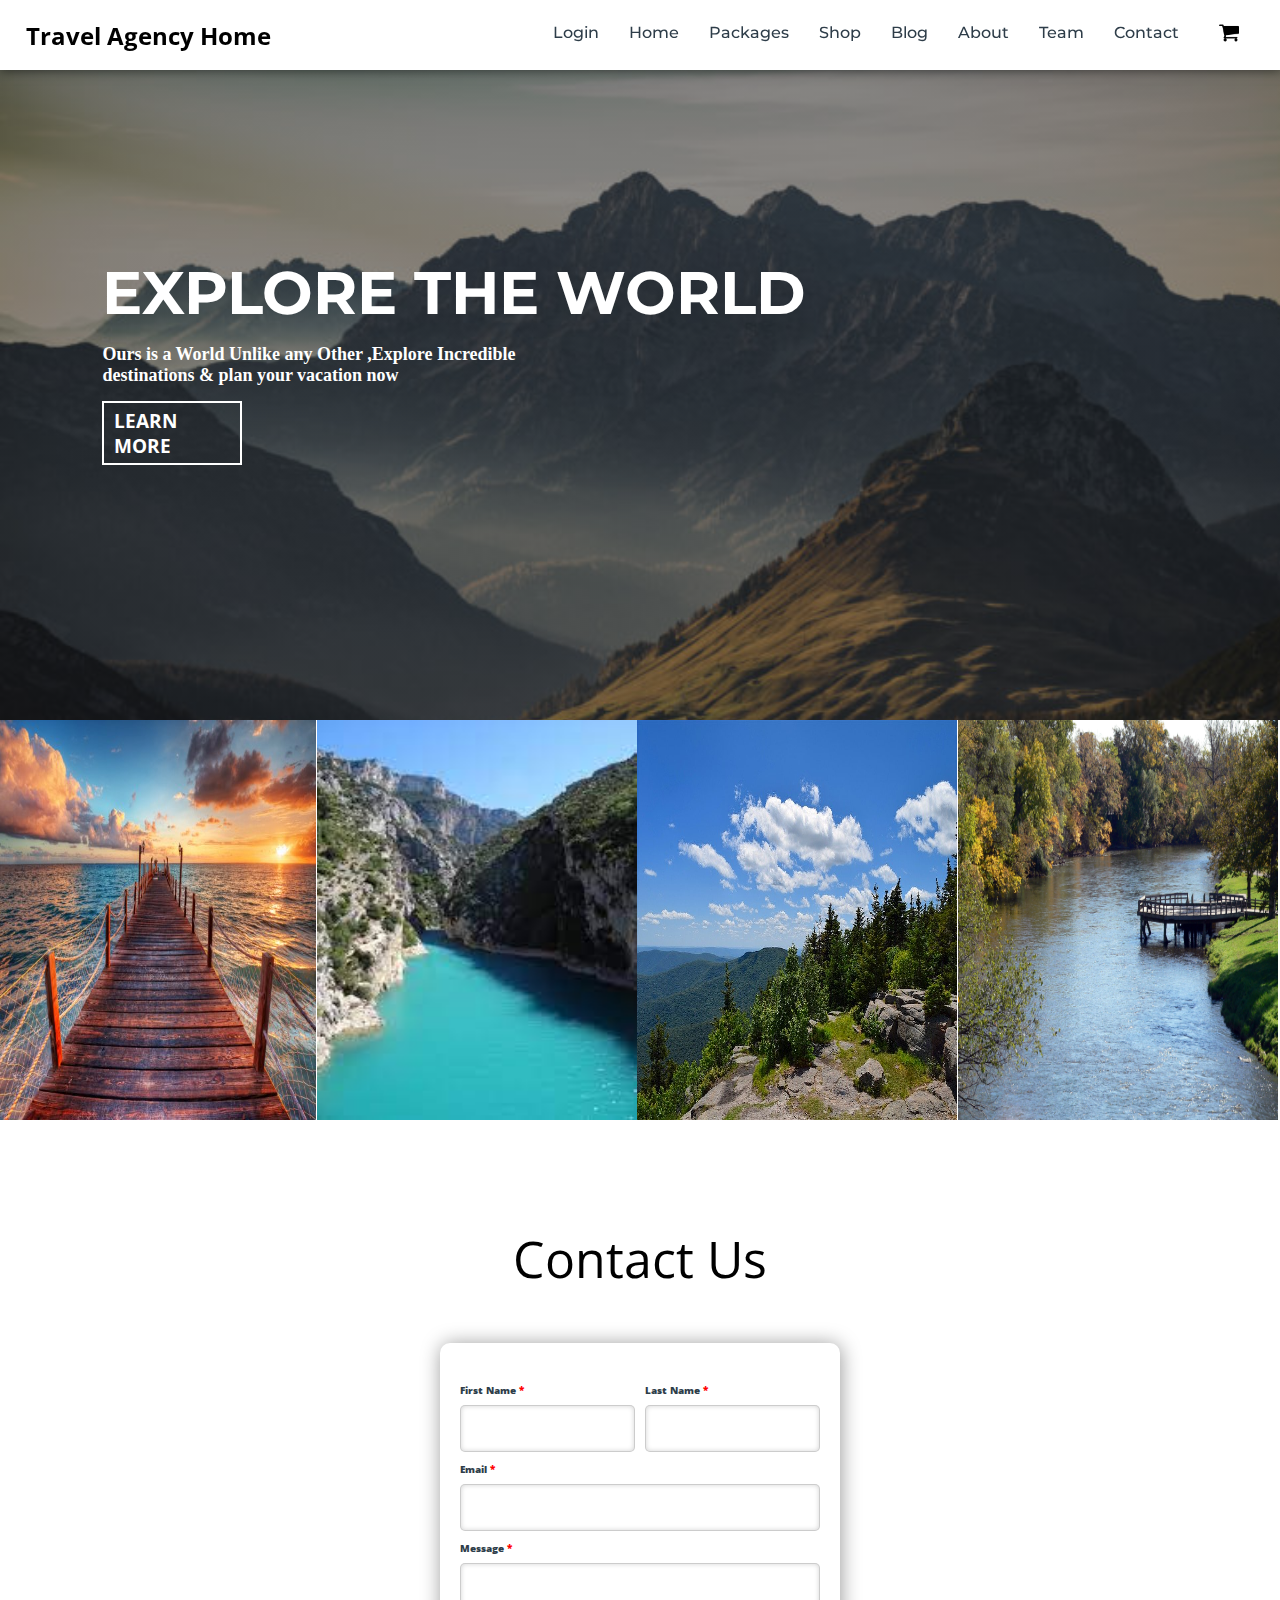
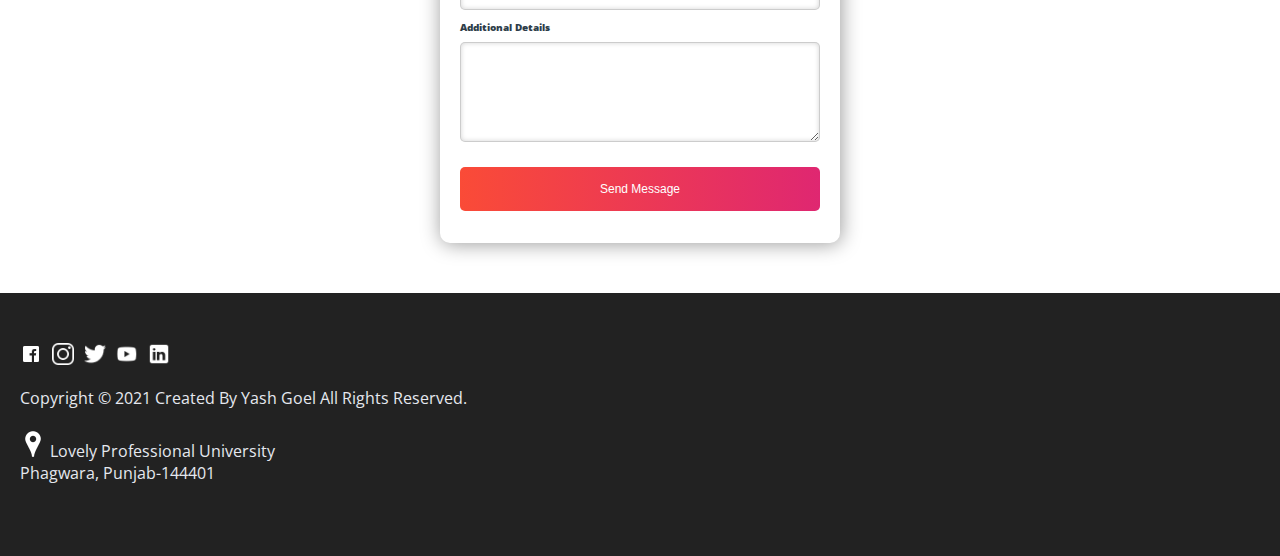
<file: index.html>
<!DOCTYPE html>
<html>
<head>
	<meta charset="utf-8">
	<meta http-equiv="X-UA-Comaptible" content="IE=edge">
	<title>Travel Agency Home</title>
	<meta name="desciption" content="">
	<meta name="viewport" content="width=device-width, initial-scale=1">
	<link rel="stylesheet" type="text/css" href="style.css">
	<script type="text/javascript" src="script.js"></script>
</head>
<body>


<!-- Navigation Bar -->
	<header>
		<div class="nav" id="nav">
			<div>
			<h2 >Travel Agency Home</h2></div>
			<ul id="list-switch">
				<li><a href="login.html">Login</a></li>
				<li><a href="index.html">Home</a></li>
				<li>Packages</li>
				<li>Shop</li>
        <li>Blog</li>
        <li>About</li>
        <li>Team</li>
        <li><a href="#contactus_section">Contact</a></li>
        <li><img src="images/icon/shop.png" class="icon"></li>

			</ul>

		</div>
	</header>


	<div class="banner">
		<div class="content">
			<h1>EXPLORE THE WORLD</h1>
			<h4>Ours is a World Unlike any Other ,Explore Incredible destinations & plan your vacation now</h4>
      <h3>LEARN MORE</h3>

		</div>
	</div>

<div class="stock">
  <div class="items">
    <img src="images/extra/a1.jpg" class="pcs">
    <img src="images/extra/a2.jpg" class="pcs">
    <img src="images/extra/a3.jpg" class="pcs">
    <img src="images/extra/a4.jpg" class="pcs">

  </div>
  </div>

<!-- CONTACT US -->
	<div class="diffSection" id="contactus_section">
		<center><p style="font-size: 50px; padding: 100px">Contact Us</p></center>
		<div class="csec"></div>
		<div class="back-contact">
			<div class="cc">
			<form action="mailto:yashgoel101@gmail.com" method="post" enctype="text/plain">
				<label>First Name <span class="imp">*</span></label><label style="margin-left: 185px">Last Name <span class="imp">*</span></label><br>
				<center>
				<input type="text" name="" style="margin-right: 10px; width: 175px" required="required"><input type="text" name="lname" style="width: 175px" required="required"><br>
				</center>
				<label>Email <span class="imp">*</span></label><br>
				<input type="email" name="mail" style="width: 100%" required="required"><br>
				<label>Message <span class="imp">*</span></label><br>
				<input type="text" name="message" style="width: 100%" required="required"><br>
				<label>Additional Details</label><br>
				<textarea name="addtional"></textarea><br>
				<button type="submit" id="csubmit">Send Message</button>
			</form>
			</div>
		</div>
	</div>

<!-- FOOTER -->
	<footer>
		<div class="footer-container">
			<div class="left-col">
			<!-- <img src="images/icon/logo.png" style="width: 200px;"> -->
				<div class="logo"></div>
				<div class="social-media">
					<a href="#"><img src="images/icon\fb.png"></a>
					<a href="#"><img src="images/icon\insta.png"></a>
					<a href="#"><img src="images/icon\tt.png"></a>
					<a href="#"><img src="images/icon\ytube.png"></a>
					<a href="#"><img src="images/icon\linkedin.png"></a>
				</div><br><br>
				<p class="rights-text">Copyright © 2021 Created By Yash Goel All Rights Reserved.</p>
				<br><p><img src="images/icon/location.png"> Lovely Professional University<br>Phagwara, Punjab-144401</p><br>

	</footer>

</body>
</html>
</file>
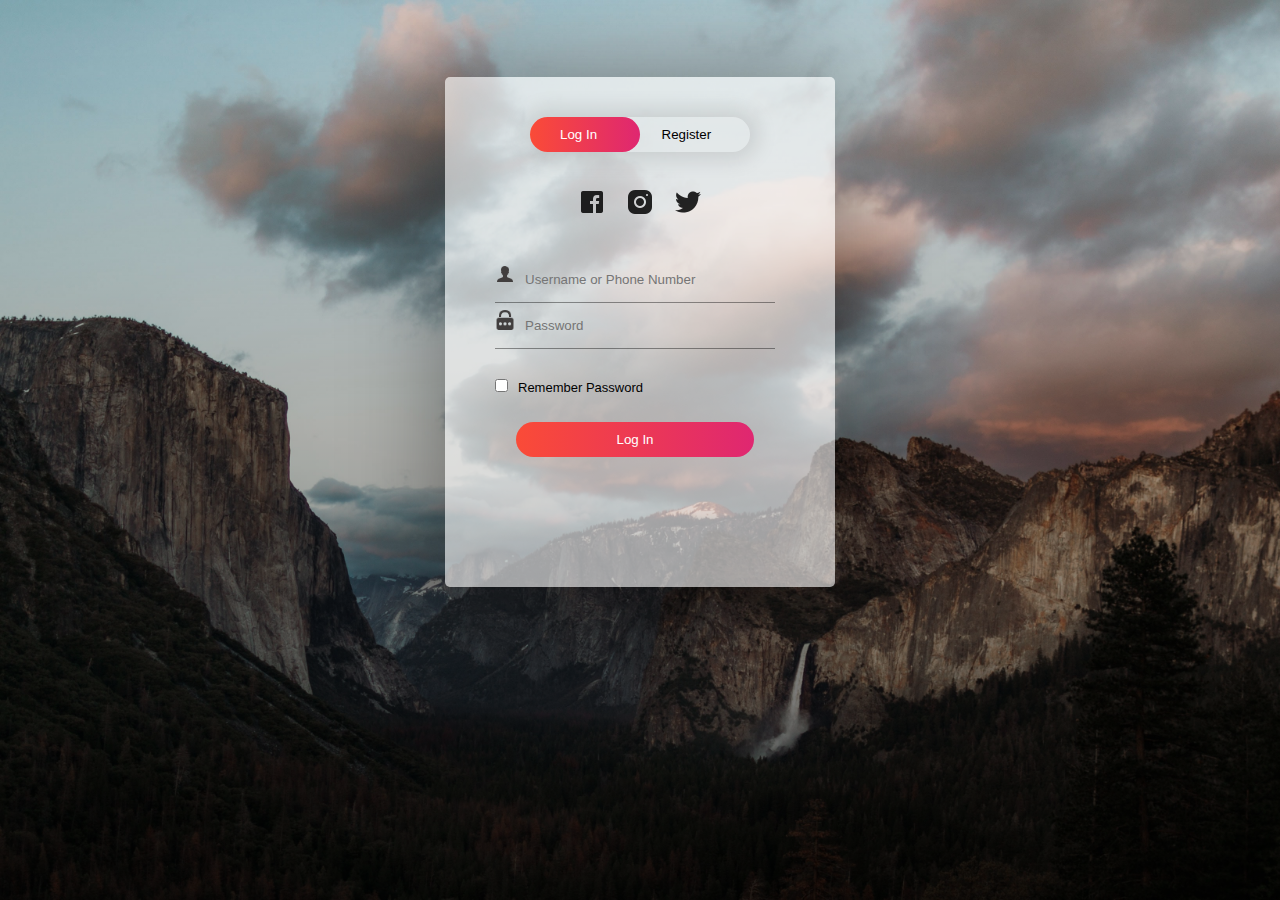
<file: login.html>
<!DOCTYPE html>
<html>
<head>
	<title>Login SignUp</title>
	<link rel="stylesheet" type="text/css" href="loginstyle.css">

  <!-- It will redirect to the Home Page after submitting the form -->
  <script>
  $(document).ready(function(){
    $("form").submit(function(){
      alert("Great Job !");
    });
  });
  </script>
</head>
<body>
		<div class="form-box">
			<div class="button-box">
				<div id="btn"></div>
				<button type="button" class="toggle-btn" id="log" onclick="login()" style="color: #fff;">Log In</button>
				<button type="button" class="toggle-btn" id="reg" onclick="register()">Register</button>
			</div>
			<div class="social-icons">
				<img src="images/icon/fb2.png">
				<img src="images/icon/insta2.png">
				<img src="images/icon/tt2.png">
			</div>

			<!-- Login Form -->
			<form id="login" class="input-group" action="index.html">
				<div class="inp">
					<img src="images/icon/user.png"><input type="text" id="email" class="input-field" placeholder="Username or Phone Number" style="width: 88%; border:none;" required="required">
				</div>
				<div class="inp">
					<img src="images/icon/password.png"><input type="password" id="password" class="input-field" placeholder="Password" style="width: 88%; border: none;" required="required">
				</div>
				<input type="checkbox" class="check-box">Remember Password
				<button type="submit" class="submit-btn">Log In</button>
			</form>



			<!-- Registration Form -->
			<form id="register" class="input-group">
				<input type="text" class="input-field" placeholder="Full Name" required="required">
				<input type="email" class="input-field" placeholder="Email Address" required="required">
				<input type="password" class="input-field" placeholder="Create Password" name="psame" required="required">
				<input type="password" class="input-field" placeholder="Confirm Password" name="psame" required="required">
				<input type="checkbox" class="check-box" id="chkAgree" onclick="goFurther()">I agree to the Terms & Conditions
				<button type="submit" id="btnSubmit" class="submit-btn reg-btn">Register</button>
			</form>
		</div>
	<link rel="stylesheet" type="text/css" href="loginstyle.css">
		<script type="text/javascript" src="script.js"></script>
</body>
</html>
</file>
<file: style.css>
@import url('https://fonts.googleapis.com/css?family=Montserrat:500&display=swap');
@import url('https://fonts.googleapis.com/css?family=Dancing+Script&display=swap');
@import url('https://fonts.googleapis.com/css?family=Open+Sans&display=swap');

* {
	box-sizing: border-box;
	margin: 0;
	padding: 0;
}
html {
	scroll-behavior: smooth;
}
body {
	background: #FFF;
	font-family: 'Open Sans', sans-serif;
}

/*Navigation Bar*/
.nav {
	width: 100%;
	background-color: #fff;
	display: flex;
	flex-wrap: wrap;
	justify-content: space-between;
	align-items: center;
	padding: 0px 2%;
	position: fixed;
	top: 0px;
	z-index: 10;
	box-shadow: 1px 1px 10px rgba(0,0,0,0.5);
  height:70px;
}
.nav li, a {
	float: left;
	font-family: "Montserrat", sans-serif;
	font-weight: 500;
	font-size: 16px;
	color: #2E3D49;
	display: block;
	text-decoration: none;
	text-align: center;
}
.nav ul li img {
	width: 20px;
	margin-left: 10px;
}
.nav ul li {
	list-style: none;
	display: inline-block;
	padding: 0px 15px;
}
/*Fixed Background Wallpaper*/
.banner {
	color: #fff;
	width: 100%;
	height: 80vh;
	display: flex;
	justify-content: space-around;
	align-items: center;
	background-image: linear-gradient(rgba(20,20,20,0.5),rgba(20,20,20,0.5)),url("images/extra/b2.jpg");
	background-size: cover;
	background-attachment: fixed;

}
.banner .content {
	width: 90%;
	display: grid;
	/* width: 100%; */
	align-items: left;
	opacity: 1;
	padding: 3%;
	/* justify-content: space-around; */
}
.content h1 {
	font-family: 'Montserrat', sans-serif;
	/* text-align: center; */
	font-size: 60px;
}

.content h4 {
	margin-top: 15px;
	font-size: 18px;
	/* text-align: center; */
  Width:500px;
	font-family: cursive;
}
.content h3{
  margin-top: 15px;
  border:2px; border-style:solid;
  width:140px;
  padding:5px 10px 5px 10px;
}
.stock{
  position : relative;

}
.items{
  position:relative;
  width:100%;

}
 .items img{

  width: 25%;
  height: 400px;
  margin-left: -0.28%;
  transition: 1s;
  text-decoration: none;
}



/*Contact Us Section*/
.csec {
	background: linear-gradient(to right, #FA4B37, #DF2771);
	background-attachment: fixed;
	position: absolute;
	width: 100%;
	height: 250px;
	top: 200px;
	content: '';
	transform-origin: top right;
	transform: skewY(-10deg);
	z-index: -1;
}
.back-contact {
	margin-top: 0px;
	transform: translateY(-50px);
	display: flex;
	align-items: center;
	justify-content: space-around;
}
.cc {
	height: 400px;
	width: 400px;
	height: 500px;
	border-radius: 10px;
	justify-content: center;
	box-shadow: 1px 1px 20px rgba(0,0,0,0.4);
	background: #fff;
}
.cc form {
	margin: 5%;
	margin-top: 40px;
	width: 90%;
	height: 90%;
}
.cc form label {
	position: absolute;
	color: #2E3D49;
	font-size: 10px;
	font-weight: 800;
}
.cc form input {
	padding: 15px;
	margin-bottom: 10px;
	border-radius: 5px;
	box-shadow: inset 0 0 5px lightgray;
	border: 1px solid rgba(0,0,0,0.2);
	outline: none;
	color: #2E3D49;
	font-weight: 600;
}
.imp {
	color: red;
}
form textarea {
	width: 100%;
	height: 100px;
	box-shadow: inset 0 0 5px lightgray;
	border: 1px solid rgba(0,0,0,0.2);
	border-radius: 5px;
	outline: none;
	color: #2E3D49;
	font-weight: 600;
	padding: 15px;
}
#csubmit {
	margin-top: 20px;
	background: linear-gradient(to right, #FA4B37, #DF2771);
	border-radius: 5px;
	border-style: none;
	outline: none;
	width: 100%;
	padding: 15px 25px;
	color: #fff;
	font-size: 12px;
	cursor: pointer;
}


/*FOOTER*/
footer {
	color: #E5E8EF;
	background: #000D;
	padding: 50px 0;
}
footer .footer-container {
	max-width: 1300px;
	margin: auto;
	padding: 0 20px;
	display: flex;
	justify-content: space-between;
	align-items: center;
	flex-wrap: wrap-reverse;
}
footer .social-media img{
	width: 22px;
}
footer .social-media a{
	margin-right: 10px;
	font-size: 22px;
	text-decoration: none;
}
</file>
<file: loginstyle.css>
* {
	margin: 0;
	padding: 0;
	font-family: sans-serif;
}

body {
	background-image: linear-gradient(rgba(0,0,0,0),rgba(0,0,0,0.5)),url("images/extra/backwallpaper.jpg");
	background-size: cover;
	background-attachment: fixed;
	display: flex;
	justify-content: center;
}
.form-box
{
	width: 380px;
	height: 500px;
	position: relative;
	margin: 6% auto;
	background: #fff9;
	padding: 5px;
	border-radius: 5px;
	overflow: hidden;
	box-shadow: 0px 0px 100px rgba(0,0,0,0.4);
}

.button-box
{
	width: 220px;
	margin: 35px auto;
	position: relative;
	box-shadow: 0 0 20px 9px rgba(0,0,0,.1);
	border-radius: 30px;
}

.toggle-btn
{
	padding: 10px 30px;
	cursor: pointer;
	background: transparent;
	position: relative;
	border: 0;
	outline: none;
}

#btn
{
	top: 0;
	left: 0;
	position: absolute;
	width: 110px;
	height: 100%;
	background: linear-gradient(to right, #FA4B37, #DF2771);
	border-radius: 30px;
	transition: 0.5s;
}
.social-icons
{
	margin: 30px auto;
	text-align: center;
}
.social-icons img
{
	width: 30px;
	margin: 0 7px;
	cursor: pointer;
	opacity: 0.85;
}

.input-group
{
	top: 180px;
	position: absolute;
	width: 280px;
	transition: .5s;
	font-size: 13px;
	color: #010101;
}
.inp {
	border-bottom: 1px solid rgba(0,0,0,0.4);
}
.inp img{
	width: 20px;
	padding-right: 10px;
}
.input-field
{
	width: 100%;
	padding: 10px 0;
	margin: 5px 0;
	border-left: 0;
	border-right: 0;
	border-top: 0;
	border-bottom: 1px solid rgba(0,0,0,0.4);
	outline: none;
	background: transparent;
	color: #454242;
}
#register .input-field {
	color: rgba(0,0,0,0.8);
}
.submit-btn
{
	width: 85%;
	padding: 10px 30px;
	cursor: pointer;
	display: block;
	margin: auto;
	background: linear-gradient(to right, #FA4B37, #DF2771);
	color: #fff;
	border: 0;
	outline: none;
	border-radius: 30px;
}

.reg-btn {
	background: lightgray;
}
.check-box
{
	margin: 30px 10px 30px 0;
}

.instead {
	margin-top: 10px;
}
.instead h3 {
    overflow: hidden;
    text-align: center;
    color: rgba(0,0,0,0.6);
}
.instead h3:before,
.instead h3:after {
    background-color: rgba(0,0,0,0.5);
    content: "";
    display: inline-block;
    height: 1px;
    position: relative;
    vertical-align: middle;
    width: 50%;
}
.instead h3:before {
    right: 0.5em;
    margin-left: -50%;
}
.instead h3:after {
    left: 0.5em;
    margin-right: -50%;
}
span
{
	color: rgba(0,0,0,0.8);
	font-size: 12px;
}

#login
{
	left: 50px;
}
#register
{
	left: 450px;
}

.other {
	display: grid;
	justify-content: center;
	margin-top: 250px;
}

.connect {
	display: flex;
	margin: 10px;
	padding: 0px 30px;
	align-items: center;
	text-align: center;
	justify-content: center;
	border: 1px solid lightgray;
	cursor: pointer;
	outline: none;
	/*border-radius: 10px;*/
	background: #fff3;
}
.connect:hover {
	background: #fff8;
}
.connect img {
	padding: 5px;
	width: 25px;
}
.connect span {
	padding: 10px;
	font-size: 15px;
}
</file>
